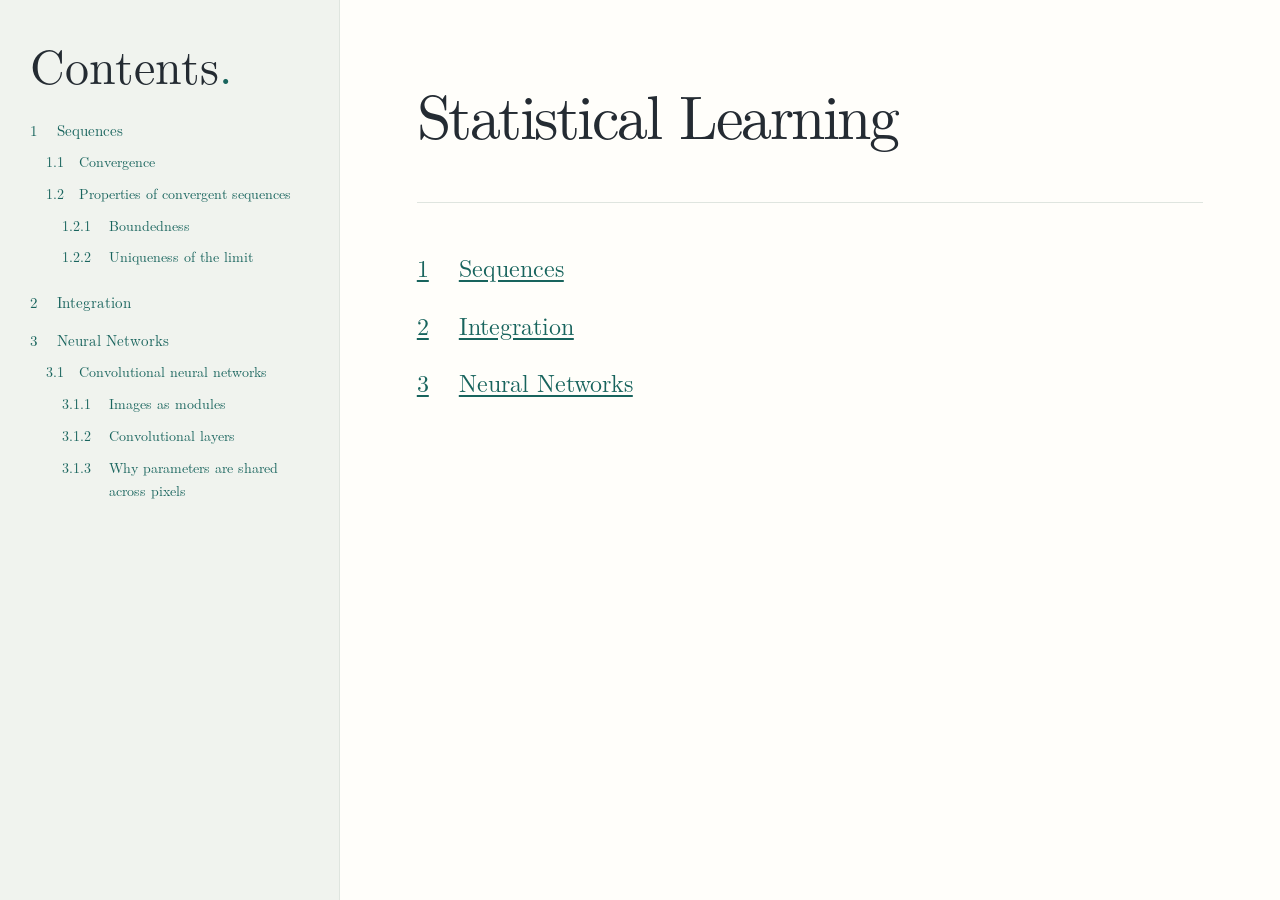
<file: index.html>
<!doctype html>
<html lang="en">
<head>
  <meta charset="utf-8">
  <meta name="viewport" content="width=device-width, initial-scale=1">
  <title>Statistical Learning</title>
  <link rel="stylesheet" href="styles.css">
  <script defer src="math-config.js"></script>
  <script defer src="notes.js"></script>
</head>
<body>
  <a class="skip-link" href="#chapters">Skip to notes</a>
  <aside class="sidebar">
    <a class="brand" href="index.html">Contents<span>.</span></a>
    <nav aria-label="Chapters"><ol id="contents" role="list"></ol></nav>
    <!-- <p class="sidebar-note">utakata</p> -->
  </aside>
  <main id="top">
    <header class="page-header">
      <!-- <p class="eyebrow">Definitions · Theorems · Proofs</p> -->
      <h1 id="chapter-heading"><span class="chapter-label" id="chapter-label"></span> <span class="chapter-title" id="chapter-title">Statistical Learning</span></h1>
      <!-- <p class="subtitle">A notebook</p> -->
    </header>
    <p id="status" role="status">Loading chapters…</p>
    <noscript>Enable JavaScript to load the chapter files and typeset mathematics.</noscript>

    <!-- Add chapters here, in reading order. These paths are relative to index.html. -->
    <div id="chapters">
      <section class="chapter" id="sequences" data-chapter="chapters/sequences.html" data-title="Sequences"></section>
      <section class="chapter" id="integration" data-chapter="chapters/integration.html" data-title="Integration"></section>
      <section class="chapter" id="nn" data-chapter="chapters/nn.html" data-title="Neural Networks"></section>
    </div>
    <nav id="chapter-navigation" aria-label="Chapter navigation" hidden>
      <a id="next-chapter" rel="next"></a>
    </nav>
    <!-- <footer>by uphyrdia</footer> -->
  </main>
</body>
</html>
</file>
<file: styles.css>
/* Local Latin Modern Roman faces: use real bold/italic glyphs, not strokes. */
@font-face {
  font-family:'Latin Modern Roman';
  src:url('fonts/latin-modern/lmroman10-regular.woff2') format('woff2'),
      url('fonts/latin-modern/lmroman10-regular.otf') format('opentype');
  font-weight:400;
  font-style:normal;
  font-display:swap;
}
@font-face {
  font-family:'Latin Modern Roman';
  src:url('fonts/latin-modern/lmroman10-bold.woff2') format('woff2'),
      url('fonts/latin-modern/lmroman10-bold.otf') format('opentype');
  font-weight:700;
  font-style:normal;
  font-display:swap;
}
@font-face {
  font-family:'Latin Modern Roman';
  src:url('fonts/latin-modern/lmroman10-italic.woff2') format('woff2'),
      url('fonts/latin-modern/lmroman10-italic.otf') format('opentype');
  font-weight:400;
  font-style:italic;
  font-display:swap;
}
@font-face {
  font-family:'Latin Modern Roman';
  src:url('fonts/latin-modern/lmroman10-bolditalic.woff2') format('woff2'),
      url('fonts/latin-modern/lmroman10-bolditalic.otf') format('opentype');
  font-weight:700;
  font-style:italic;
  font-display:swap;
}
:root { color-scheme: light; --text-font:'Latin Modern Roman',Georgia,'Times New Roman',serif; --paper:#fffefa; --ink:#242b32; --muted:#637078; --accent:#18645d; --rule:#dfe5df; }
* { box-sizing:border-box; }
html { scroll-padding-top:1.5rem; }
body { margin:0; background:var(--paper); color:var(--ink); font:18px/1.75 var(--text-font); }
/* MathJax 4 uses data-mjx-href links with its own default/visited colors. */
a, #chapters mjx-container a[data-mjx-href] { color:var(--accent); text-underline-offset:3px; }
a:hover, #chapters mjx-container a[data-mjx-href]:hover { color:#0d403c; }
/* SVG equation links paint glyphs with fill/stroke rather than color alone. */
#chapters mjx-container[jax="SVG"] a[data-mjx-href] { fill:currentColor; stroke:currentColor; }
a,summary { -webkit-tap-highlight-color:transparent; }
:focus-visible { outline:3px solid #c89541; outline-offset:5px; }
.sidebar { position:fixed; inset:0 auto 0 0; width:340px; background:#f0f3ee; padding:40px 30px; border-right:1px solid var(--rule); overflow:auto; }
.brand { font-size:48px; line-height:1; text-decoration:none; color:var(--ink); }
.brand span { color:var(--accent); }
.eyebrow { font:11px/1.5 var(--text-font); text-transform:uppercase; letter-spacing:.16em; color:var(--muted); }
.sidebar .eyebrow { margin:25px 0 30px; }
nav ol { padding-left:0; list-style:none; }
nav li { padding:6px 0; font:15px/1.7 var(--text-font); }
nav a { text-decoration:none; }
.contents-link { display:grid; grid-template-columns:var(--chapter-number-width, 2ch) minmax(0, 1fr); column-gap:.75em; align-items:baseline; }
.contents-number { font-variant-numeric:lining-nums tabular-nums; }
.contents-title { overflow-wrap:anywhere; }
.contents-sections, .contents-subsections { margin:4px 0 0; padding-left:16px; }
.contents-sections > li, .contents-subsections > li { padding:4px 0; font-size:14px; }
.contents-sections > li > .contents-link { grid-template-columns:var(--section-number-width, 3.25ch) minmax(0, 1fr); }
.contents-subsections > li > .contents-link { grid-template-columns:var(--subsection-number-width, 5.25ch) minmax(0, 1fr); }
.sidebar-note { margin-top:55px; font-size:14px; color:var(--muted); }
main { max-width:1115px; margin-left:340px; padding:60px clamp(24px,6vw,95px) 30px; }
.page-header { padding-bottom:35px; border-bottom:1px solid var(--rule); }
h1 { font-size:clamp(40px,6vw,62px); letter-spacing:-.04em; line-height:1.15; font-weight:normal; margin:18px 0; }
.subtitle { color:var(--muted); max-width:36em; }
.chapter { margin-top:48px; }
h2 { font-weight:bold; font-size:30px; line-height:1.3; margin:0 0 25px; }
#chapter-heading { break-after:avoid; }
.chapter-label { display:block; font-size:.82em; margin-bottom:.55em; }
.chapter-label:empty { display:none; }
.chapter-title { display:block; overflow-wrap:break-word; }
.chapter-list { list-style:none; padding:0; margin:36px 0; }
.chapter-list > li { padding:12px 0; font-size:24px; line-height:1.4; }
#chapter-navigation { margin-top:48px; padding-top:20px; text-align:right; }
#next-chapter { text-decoration:underline; text-underline-offset:3px; }
h3 { font-size:18px; line-height:1.5; margin:0 0 12px; }
.section-heading { font-size:24px; line-height:1.35; margin:36px 0 16px; }
.subsection-heading { font-size:20px; line-height:1.4; margin:28px 0 14px; }
.section-heading, .subsection-heading { break-after:avoid; }
/* Use the same Latin Modern face as the title, with full-height numerals. */
.heading-number {
  font-variant-numeric:lining-nums;
  font-size:1em;
}
p { margin:12px 0; }
.statement { padding:18px 23px; border-left:3px solid var(--accent); background:#f1f5ef; margin:28px 0 0; }
.statement p:last-child { margin-bottom:0; }
details.proof { margin:0 0 28px; }
summary { padding:11px 0; color:var(--accent); font:700 14px/1.7 var(--text-font); cursor:pointer; }
.proof-body { padding:2px 0 17px 22px; }
.qed { text-align:right; margin:0; }
.remark { border-left:2px solid #c0b087; padding-left:20px; margin:28px 0; }
.error { color:#963b29; background:#fff0e8; padding:12px; overflow-wrap:anywhere; }
#status:empty { display:none; }
code { font: .88em var(--text-font); background:#eef0ea; padding:2px 4px; border-radius:3px; }
/* Wide displayed equations scroll sideways instead of running off the page. */
#chapters mjx-container[display="true"] { overflow-x:auto; overflow-y:hidden; }
/* A labelled display is linked through an empty anchor just before it; highlight the equation. */
:target.statement, .proof-body :target:not(.math-anchor), .math-anchor:target + mjx-container { outline:2px solid #c89541; outline-offset:5px; }
footer { margin-top:65px; padding-top:20px; border-top:1px solid var(--rule); font:12px var(--text-font); color:var(--muted); }
.skip-link { position:absolute; left:12px; top:-100px; z-index:10; background:white; padding:10px; }
.skip-link:focus { top:12px; }
@media(max-width:760px) {
  .sidebar { position:static; width:auto; padding:24px; border-right:0; border-bottom:1px solid var(--rule); }
  .brand { font-size:32px; }
  .sidebar .eyebrow { display:none; }
  #contents { margin-bottom:0; }
  .sidebar-note { display:none; }
  main { margin:0; padding:32px 22px; }
  .statement { padding:15px; }
}
@media print {
  .sidebar,.skip-link,#status,footer,#chapter-navigation { display:none; }
  main { margin:0; max-width:none; padding:0; }
  body { font-size:11pt; background:white; color:black; }
  .page-header { padding-bottom:15px; }
  h1 { font-size:30pt; }
  .chapter { margin-top:30px; }
  .statement { background:none; break-inside:avoid; }
  summary { color:black; }
  a, #chapters mjx-container a[data-mjx-href] { color:inherit; text-decoration:none; }
}
</file>
